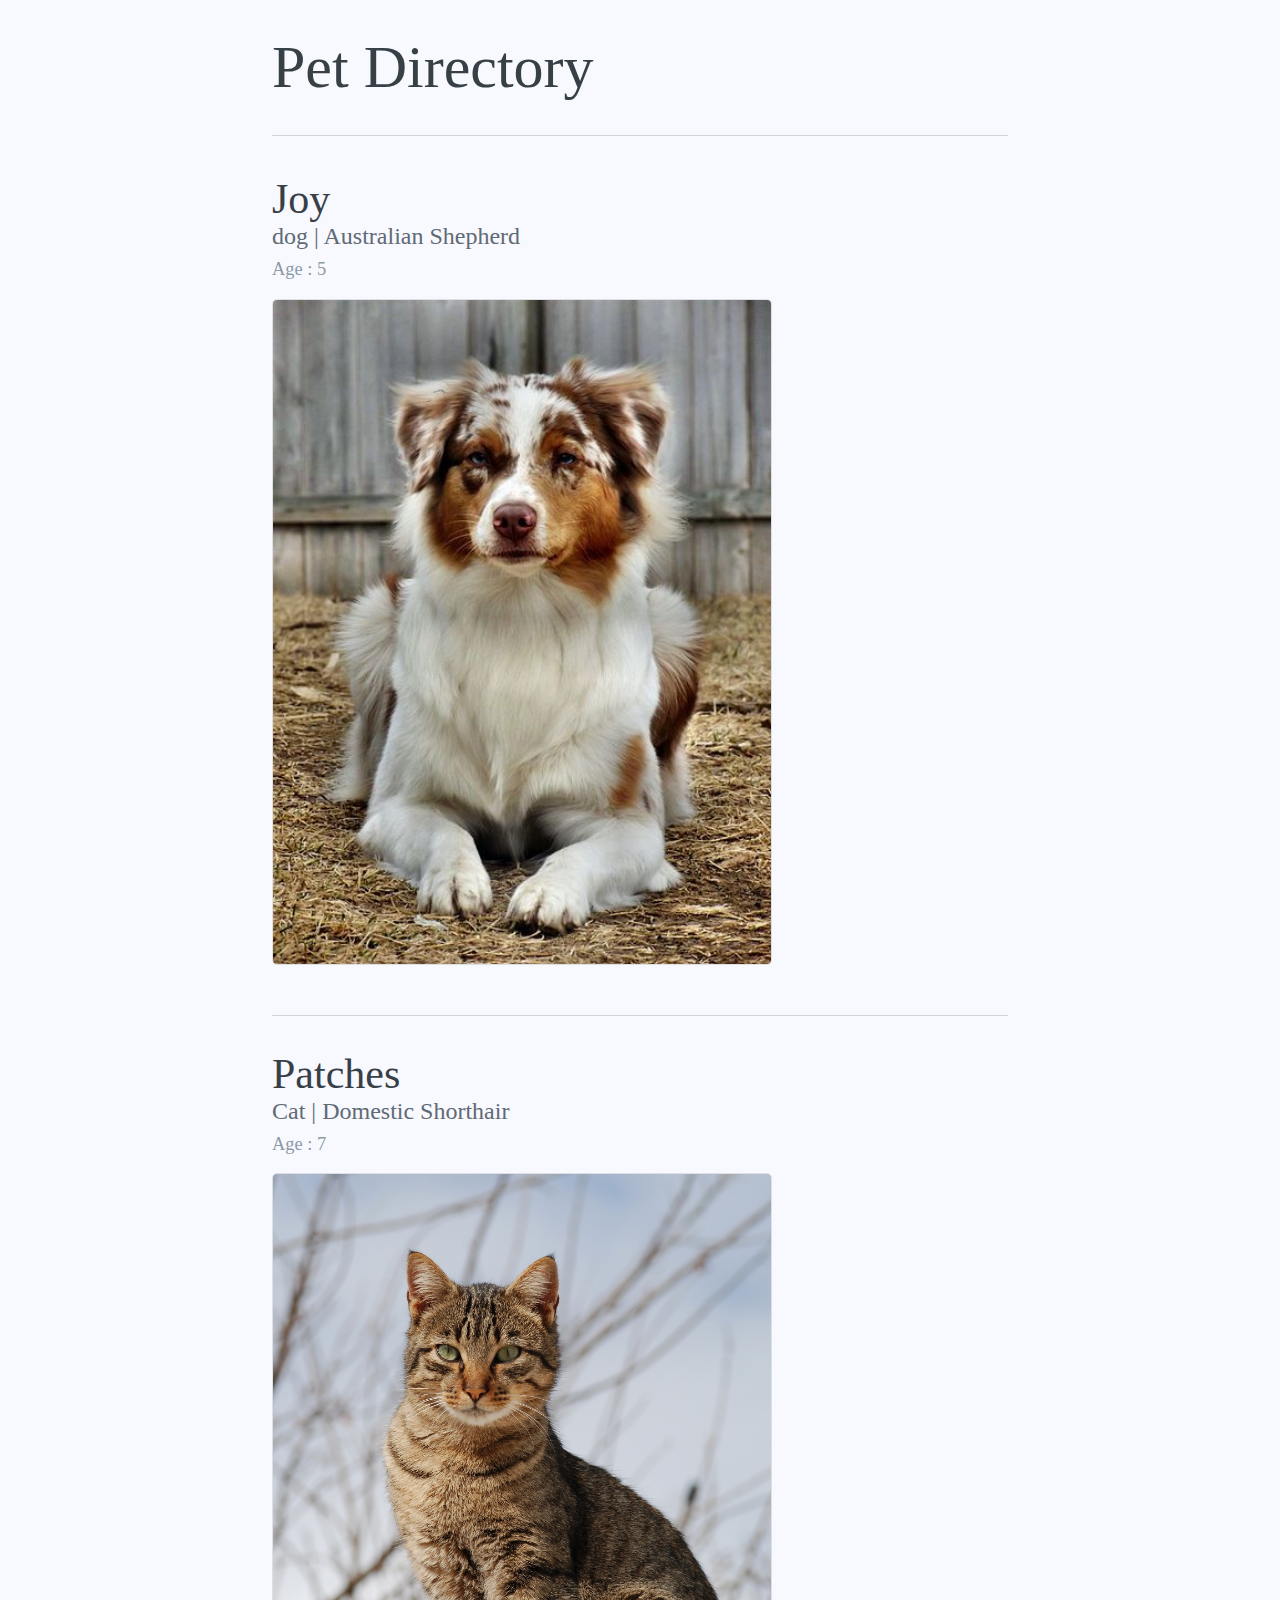
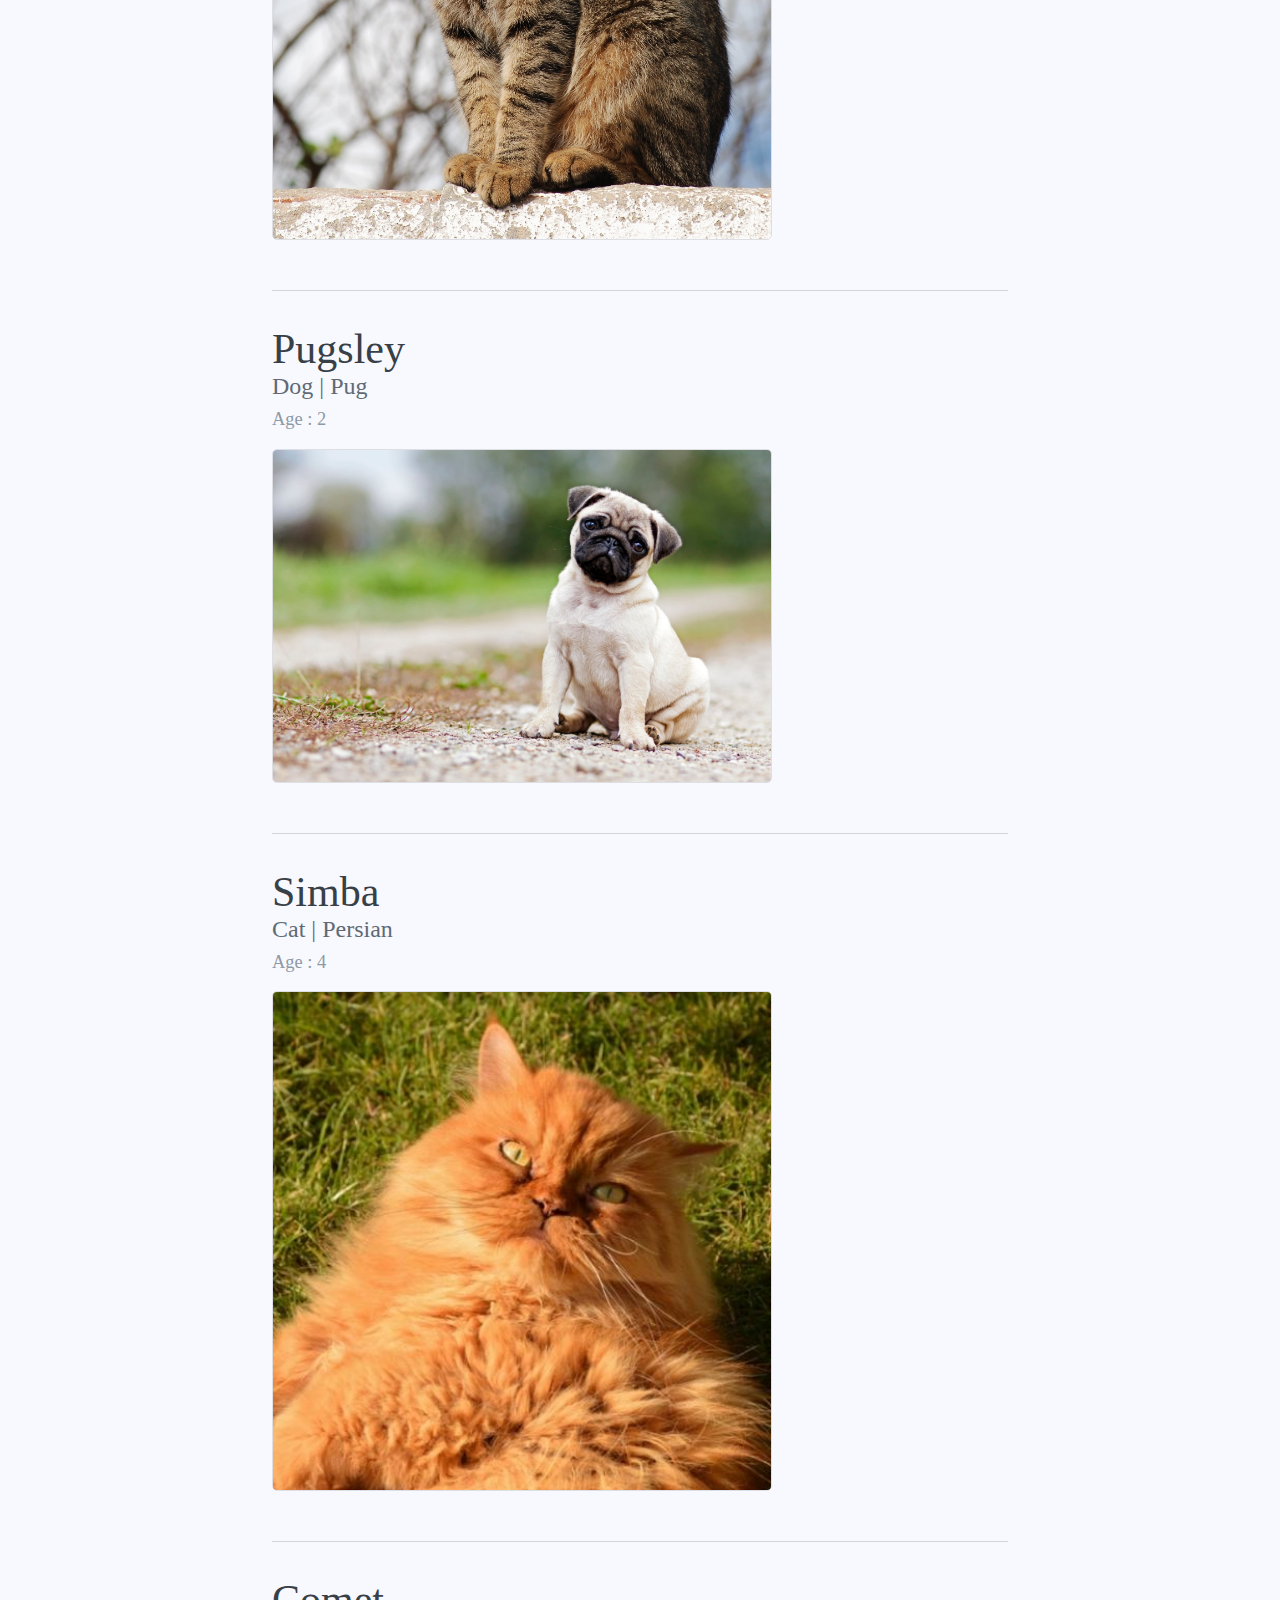
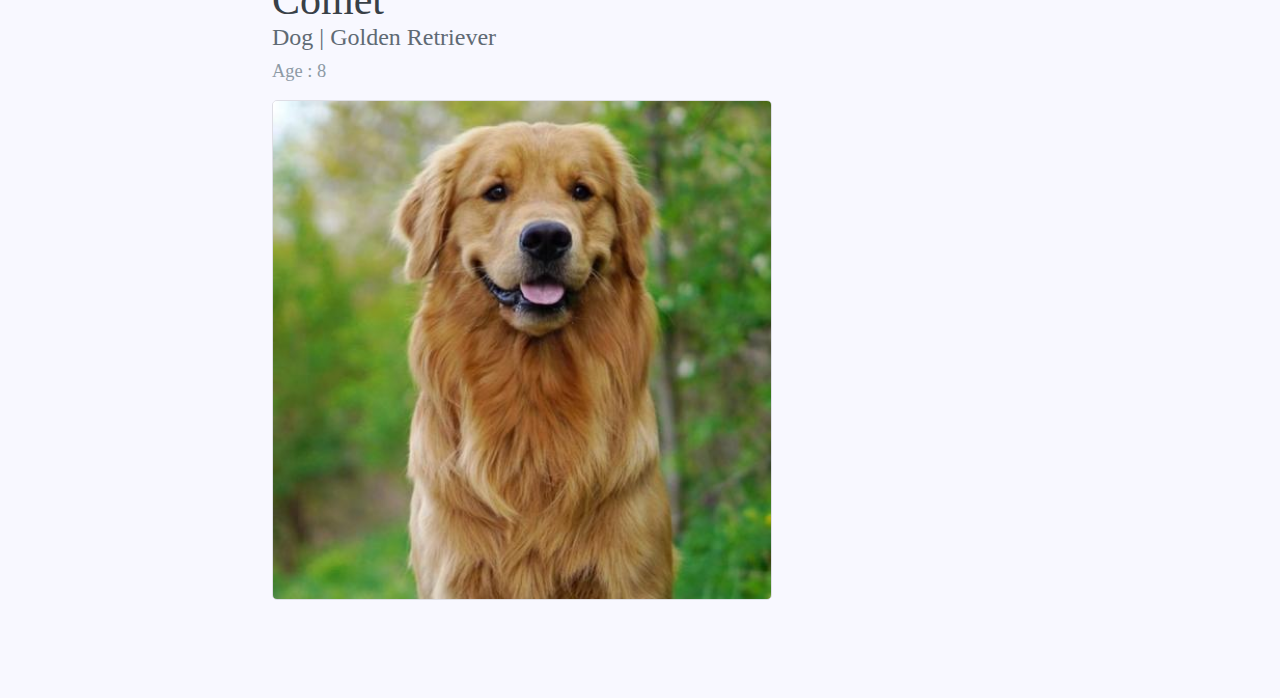
<file: Pet/index.html>
<!DOCTYPE html>
<html>
  <head>
    <meta charset="utf-8">
    <title>JavaScript - Pet Directory</title>
    <link href="css/style.css" rel="stylesheet"> 
  </head>
  <body>
    <h1>Pet Directory</h1>
    <main>
<!--
      <h2>Joey</h2>
      <h3>Dog | Australian Shepherd</h3>
      <p>Age: 8</p>
      <img src="img/aussie.jpg" alt="Australian Shepherd">
-->
    </main>
    <script src="js/pets.js"></script>
    <script src="js/directory.js"></script>

  </body>
</html>
</file>
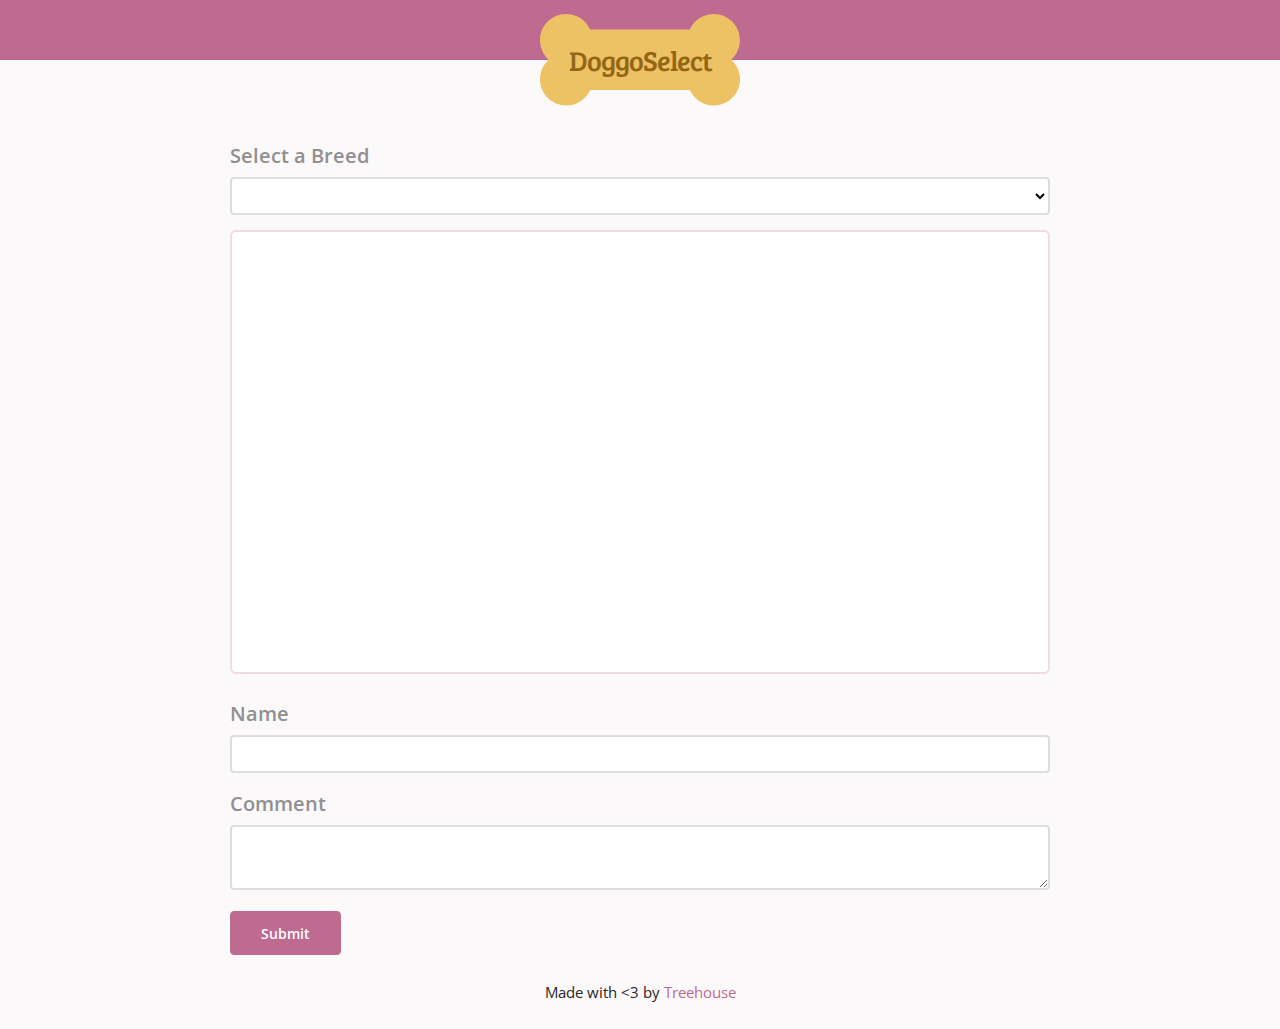
<file: apiDog/image.html>
<!DOCTYPE html>
<html lang="en">
<head>
  <meta charset="UTF-8">
  <title>DoggoSelect</title>
  <link href="https://fonts.googleapis.com/css?family=Bree+Serif|Open+Sans:400,700" rel="stylesheet">
  <link rel="stylesheet" href="css/styles.css">
</head>
<body>
  <header>
    <h1 class="logo">DoggoSelect</h1>
  </header>
  <div class="container">  
    <label for="breeds">Select a Breed</label>
    <select class="u-full-width" id="breeds"></select>
    
    <div class="card"></div>
    
    <form>
      <label for="name">Name</label>
      <input class="u-full-width" id="name" type="text">
    
      <label for="comment">Comment</label>
      <textarea class="u-full-width" id="comment"></textarea>
      
      <button type="submit" id="submit">Submit</button>
    </form>
    
    <p>Made with &lt;3 by <a href="https://teamtreehouse.com/">Treehouse</a></p>
  </div>
  <script src="js/app.js"></script>
</body>
</html>
</file>
<file: Pet/css/style.css>
* {
    box-sizing: border-box;
  }
  body {
    background: #f8f8ff;
    max-width: 800px;
    margin: 0 auto;
    padding: 0 2em 3em;
    font-family: serif;
    color: #8d9aa5;
  }
  
  h1, h2, h3 {
    font-weight: 500;
    color: #384047;
  }
  
  h1 {
    font-size: 60px;
    padding: 0.55em 0;
    margin: 0 0 0.65em;
    border-bottom: solid 1px rgba(0, 0, 0, 0.15);
  }
  
  h2 {
    font-size: 42px;  
    margin: 0;
  }
  
  h2:not(:first-of-type ) {
    border-top: solid 1px rgba(0, 0, 0, 0.15);
    padding-top: 34px;
  }
  
  h3 {
    color: #5f6a74;
    font-size: 24px;
    margin: 0 0 0.25em;
  }
  
  p {
    font-size: 1.15em;
    margin: 0.5em 0 1em;
  }
  
  img {
    max-width:100%;
    margin: 0 0 46px;
    border-radius: 5px;
    border: solid 1px rgba(0, 0, 0, 0.1);
  }
  
  @media screen and (min-width: 700px) {
    img {
      width: 500px;
    }
  }
</file>
<file: apiDog/css/styles.css>
@charset "UTF-8";
/*! normalize.css v4.1.1 | MIT License | github.com/necolas/normalize.css */
/**
 * 1. Change the default font family in all browsers (opinionated).
 * 2. Prevent adjustments of font size after orientation changes in IE and iOS.
 */
html {
  font-family: sans-serif;
  /* 1 */
  -ms-text-size-adjust: 100%;
  /* 2 */
  -webkit-text-size-adjust: 100%;
  /* 2 */ }

/**
 * Remove the margin in all browsers (opinionated).
 */
body {
  margin: 0; }

/* HTML5 display definitions
   ========================================================================== */
/**
 * Add the correct display in IE 9-.
 * 1. Add the correct display in Edge, IE, and Firefox.
 * 2. Add the correct display in IE.
 */
article,
aside,
details,
figcaption,
figure,
footer,
header,
main,
menu,
nav,
section,
summary {
  /* 1 */
  display: block; }

/**
 * Add the correct display in IE 9-.
 */
audio,
canvas,
progress,
video {
  display: inline-block; }

/**
 * Add the correct display in iOS 4-7.
 */
audio:not([controls]) {
  display: none;
  height: 0; }

/**
 * Add the correct vertical alignment in Chrome, Firefox, and Opera.
 */
progress {
  vertical-align: baseline; }

/**
 * Add the correct display in IE 10-.
 * 1. Add the correct display in IE.
 */
template,
[hidden] {
  display: none; }

/* Links
   ========================================================================== */
/**
 * 1. Remove the gray background on active links in IE 10.
 * 2. Remove gaps in links underline in iOS 8+ and Safari 8+.
 */
a {
  background-color: transparent;
  /* 1 */
  -webkit-text-decoration-skip: objects;
  /* 2 */ }

/**
 * Remove the outline on focused links when they are also active or hovered
 * in all browsers (opinionated).
 */
a:active,
a:hover {
  outline-width: 0; }

/* Text-level semantics
   ========================================================================== */
/**
 * 1. Remove the bottom border in Firefox 39-.
 * 2. Add the correct text decoration in Chrome, Edge, IE, Opera, and Safari.
 */
abbr[title] {
  border-bottom: none;
  /* 1 */
  text-decoration: underline;
  /* 2 */
  text-decoration: underline dotted;
  /* 2 */ }

/**
 * Prevent the duplicate application of `bolder` by the next rule in Safari 6.
 */
b,
strong {
  font-weight: inherit; }

/**
 * Add the correct font weight in Chrome, Edge, and Safari.
 */
b,
strong {
  font-weight: bolder; }

/**
 * Add the correct font style in Android 4.3-.
 */
dfn {
  font-style: italic; }

/**
 * Correct the font size and margin on `h1` elements within `section` and
 * `article` contexts in Chrome, Firefox, and Safari.
 */
h1 {
  font-size: 2em;
  margin: 0.67em 0; }

/**
 * Add the correct background and color in IE 9-.
 */
mark {
  background-color: #ff0;
  color: #000; }

/**
 * Add the correct font size in all browsers.
 */
small {
  font-size: 80%; }

/**
 * Prevent `sub` and `sup` elements from affecting the line height in
 * all browsers.
 */
sub,
sup {
  font-size: 75%;
  line-height: 0;
  position: relative;
  vertical-align: baseline; }

sub {
  bottom: -0.25em; }

sup {
  top: -0.5em; }

/* Embedded content
   ========================================================================== */
/**
 * Remove the border on images inside links in IE 10-.
 */
img {
  border-style: none; }

/**
 * Hide the overflow in IE.
 */
svg:not(:root) {
  overflow: hidden; }

/* Grouping content
   ========================================================================== */
/**
 * 1. Correct the inheritance and scaling of font size in all browsers.
 * 2. Correct the odd `em` font sizing in all browsers.
 */
code,
kbd,
pre,
samp {
  font-family: monospace, monospace;
  /* 1 */
  font-size: 1em;
  /* 2 */ }

/**
 * Add the correct margin in IE 8.
 */
figure {
  margin: 1em 40px; }

/**
 * 1. Add the correct box sizing in Firefox.
 * 2. Show the overflow in Edge and IE.
 */
hr {
  box-sizing: content-box;
  /* 1 */
  height: 0;
  /* 1 */
  overflow: visible;
  /* 2 */ }

/* Forms
   ========================================================================== */
/**
 * 1. Change font properties to `inherit` in all browsers (opinionated).
 * 2. Remove the margin in Firefox and Safari.
 */
button,
input,
select,
textarea {
  font: inherit;
  /* 1 */
  margin: 0;
  /* 2 */ }

/**
 * Restore the font weight unset by the previous rule.
 */
optgroup {
  font-weight: bold; }

/**
 * Show the overflow in IE.
 * 1. Show the overflow in Edge.
 */
button,
input {
  /* 1 */
  overflow: visible; }

/**
 * Remove the inheritance of text transform in Edge, Firefox, and IE.
 * 1. Remove the inheritance of text transform in Firefox.
 */
button,
select {
  /* 1 */
  text-transform: none; }

/**
 * 1. Prevent a WebKit bug where (2) destroys native `audio` and `video`
 *    controls in Android 4.
 * 2. Correct the inability to style clickable types in iOS and Safari.
 */
button,
html [type="button"],
[type="reset"],
[type="submit"] {
  -webkit-appearance: button;
  /* 2 */ }

/**
 * Remove the inner border and padding in Firefox.
 */
button::-moz-focus-inner,
[type="button"]::-moz-focus-inner,
[type="reset"]::-moz-focus-inner,
[type="submit"]::-moz-focus-inner {
  border-style: none;
  padding: 0; }

/**
 * Restore the focus styles unset by the previous rule.
 */
button:-moz-focusring,
[type="button"]:-moz-focusring,
[type="reset"]:-moz-focusring,
[type="submit"]:-moz-focusring {
  outline: 1px dotted ButtonText; }

/**
 * Change the border, margin, and padding in all browsers (opinionated).
 */
fieldset {
  border: 1px solid #c0c0c0;
  margin: 0 2px;
  padding: 0.35em 0.625em 0.75em; }

/**
 * 1. Correct the text wrapping in Edge and IE.
 * 2. Correct the color inheritance from `fieldset` elements in IE.
 * 3. Remove the padding so developers are not caught out when they zero out
 *    `fieldset` elements in all browsers.
 */
legend {
  box-sizing: border-box;
  /* 1 */
  color: inherit;
  /* 2 */
  display: table;
  /* 1 */
  max-width: 100%;
  /* 1 */
  padding: 0;
  /* 3 */
  white-space: normal;
  /* 1 */ }

/**
 * Remove the default vertical scrollbar in IE.
 */
textarea {
  overflow: auto; }

/**
 * 1. Add the correct box sizing in IE 10-.
 * 2. Remove the padding in IE 10-.
 */
[type="checkbox"],
[type="radio"] {
  box-sizing: border-box;
  /* 1 */
  padding: 0;
  /* 2 */ }

/**
 * Correct the cursor style of increment and decrement buttons in Chrome.
 */
[type="number"]::-webkit-inner-spin-button,
[type="number"]::-webkit-outer-spin-button {
  height: auto; }

/**
 * 1. Correct the odd appearance in Chrome and Safari.
 * 2. Correct the outline style in Safari.
 */
[type="search"] {
  -webkit-appearance: textfield;
  /* 1 */
  outline-offset: -2px;
  /* 2 */ }

/**
 * Remove the inner padding and cancel buttons in Chrome and Safari on OS X.
 */
[type="search"]::-webkit-search-cancel-button,
[type="search"]::-webkit-search-decoration {
  -webkit-appearance: none; }

/**
 * Correct the text style of placeholders in Chrome, Edge, and Safari.
 */
::-webkit-input-placeholder {
  color: inherit;
  opacity: 0.54; }

/**
 * 1. Correct the inability to style clickable types in iOS and Safari.
 * 2. Change font properties to `inherit` in Safari.
 */
::-webkit-file-upload-button {
  -webkit-appearance: button;
  /* 1 */
  font: inherit;
  /* 2 */ }

/*
* Skeleton V2.0.4
* Copyright 2014, Dave Gamache
* www.getskeleton.com
* Free to use under the MIT license.
* http://www.opensource.org/licenses/mit-license.php
* 12/29/2014
*/
/* Table of contents
––––––––––––––––––––––––––––––––––––––––––––––––––
- Grid
- Base Styles
- Typography
- Links
- Buttons
- Forms
- Lists
- Code
- Tables
- Spacing
- Utilities
- Clearing
- Media Queries
*/
/* Grid
–––––––––––––––––––––––––––––––––––––––––––––––––– */
.container {
  position: relative;
  width: 100%;
  max-width: 960px;
  margin: 0 auto;
  padding: 0 20px;
  box-sizing: border-box; }

.column,
.columns {
  width: 100%;
  float: left;
  box-sizing: border-box; }

/* For devices larger than 400px */
@media (min-width: 400px) {
  .container {
    width: 85%;
    padding: 0; } }
/* For devices larger than 550px */
@media (min-width: 550px) {
  .container {
    width: 80%; }

  .column,
  .columns {
    margin-left: 4%; }

  .column:first-child,
  .columns:first-child {
    margin-left: 0; }

  .one.column,
  .one.columns {
    width: 4.66666666667%; }

  .two.columns {
    width: 13.3333333333%; }

  .three.columns {
    width: 22%; }

  .four.columns {
    width: 30.6666666667%; }

  .five.columns {
    width: 39.3333333333%; }

  .six.columns {
    width: 48%; }

  .seven.columns {
    width: 56.6666666667%; }

  .eight.columns {
    width: 65.3333333333%; }

  .nine.columns {
    width: 74.0%; }

  .ten.columns {
    width: 82.6666666667%; }

  .eleven.columns {
    width: 91.3333333333%; }

  .twelve.columns {
    width: 100%;
    margin-left: 0; }

  .one-third.column {
    width: 30.6666666667%; }

  .two-thirds.column {
    width: 65.3333333333%; }

  .one-half.column {
    width: 48%; }

  /* Offsets */
  .offset-by-one.column,
  .offset-by-one.columns {
    margin-left: 8.66666666667%; }

  .offset-by-two.column,
  .offset-by-two.columns {
    margin-left: 17.3333333333%; }

  .offset-by-three.column,
  .offset-by-three.columns {
    margin-left: 26%; }

  .offset-by-four.column,
  .offset-by-four.columns {
    margin-left: 34.6666666667%; }

  .offset-by-five.column,
  .offset-by-five.columns {
    margin-left: 43.3333333333%; }

  .offset-by-six.column,
  .offset-by-six.columns {
    margin-left: 52%; }

  .offset-by-seven.column,
  .offset-by-seven.columns {
    margin-left: 60.6666666667%; }

  .offset-by-eight.column,
  .offset-by-eight.columns {
    margin-left: 69.3333333333%; }

  .offset-by-nine.column,
  .offset-by-nine.columns {
    margin-left: 78.0%; }

  .offset-by-ten.column,
  .offset-by-ten.columns {
    margin-left: 86.6666666667%; }

  .offset-by-eleven.column,
  .offset-by-eleven.columns {
    margin-left: 95.3333333333%; }

  .offset-by-one-third.column,
  .offset-by-one-third.columns {
    margin-left: 34.6666666667%; }

  .offset-by-two-thirds.column,
  .offset-by-two-thirds.columns {
    margin-left: 69.3333333333%; }

  .offset-by-one-half.column,
  .offset-by-one-half.columns {
    margin-left: 52%; } }
/* Base Styles
–––––––––––––––––––––––––––––––––––––––––––––––––– */
/* NOTE
html is set to 62.5% so that all the REM measurements throughout Skeleton
are based on 10px sizing. So basically 1.5rem = 15px :) */
html {
  font-size: 62.5%; }

body {
  font-size: 1.5em;
  /* currently ems cause chrome bug misinterpreting rems on body element */
  line-height: 1.6;
  font-weight: 400;
  font-family: "Raleway", "HelveticaNeue", "Helvetica Neue", Helvetica, Arial, sans-serif;
  color: #222; }

/* Typography
–––––––––––––––––––––––––––––––––––––––––––––––––– */
h1, h2, h3, h4, h5, h6 {
  margin-top: 0;
  margin-bottom: 2rem;
  font-weight: 300; }

h1 {
  font-size: 4.0rem;
  line-height: 1.2;
  letter-spacing: -.1rem; }

h2 {
  font-size: 3.6rem;
  line-height: 1.25;
  letter-spacing: -.1rem; }

h3 {
  font-size: 3.0rem;
  line-height: 1.3;
  letter-spacing: -.1rem; }

h4 {
  font-size: 2.4rem;
  line-height: 1.35;
  letter-spacing: -.08rem; }

h5 {
  font-size: 1.8rem;
  line-height: 1.5;
  letter-spacing: -.05rem; }

h6 {
  font-size: 1.5rem;
  line-height: 1.6;
  letter-spacing: 0; }

/* Larger than phablet */
@media (min-width: 550px) {
  h1 {
    font-size: 5.0rem; }

  h2 {
    font-size: 4.2rem; }

  h3 {
    font-size: 3.6rem; }

  h4 {
    font-size: 3.0rem; }

  h5 {
    font-size: 2.4rem; }

  h6 {
    font-size: 1.5rem; } }
p {
  margin-top: 0; }

/* Links
–––––––––––––––––––––––––––––––––––––––––––––––––– */
a {
  color: #1EAEDB; }

a:hover {
  color: #0FA0CE; }

/* Buttons
–––––––––––––––––––––––––––––––––––––––––––––––––– */
.button,
button,
input[type="submit"],
input[type="reset"],
input[type="button"] {
  display: inline-block;
  height: 38px;
  padding: 0 30px;
  color: #555;
  text-align: center;
  font-size: 11px;
  font-weight: 600;
  line-height: 38px;
  letter-spacing: .1rem;
  text-transform: uppercase;
  text-decoration: none;
  white-space: nowrap;
  background-color: transparent;
  border-radius: 4px;
  border: 1px solid #bbb;
  cursor: pointer;
  box-sizing: border-box; }

.button:hover,
button:hover,
input[type="submit"]:hover,
input[type="reset"]:hover,
input[type="button"]:hover,
.button:focus,
button:focus,
input[type="submit"]:focus,
input[type="reset"]:focus,
input[type="button"]:focus {
  color: #333;
  border-color: #888;
  outline: 0; }

.button.button-primary,
button.button-primary,
input[type="submit"].button-primary,
input[type="reset"].button-primary,
input[type="button"].button-primary {
  color: #FFF;
  background-color: #33C3F0;
  border-color: #33C3F0; }

.button.button-primary:hover,
button.button-primary:hover,
input[type="submit"].button-primary:hover,
input[type="reset"].button-primary:hover,
input[type="button"].button-primary:hover,
.button.button-primary:focus,
button.button-primary:focus,
input[type="submit"].button-primary:focus,
input[type="reset"].button-primary:focus,
input[type="button"].button-primary:focus {
  color: #FFF;
  background-color: #1EAEDB;
  border-color: #1EAEDB; }

/* Forms
–––––––––––––––––––––––––––––––––––––––––––––––––– */
input[type="email"],
input[type="number"],
input[type="search"],
input[type="text"],
input[type="tel"],
input[type="url"],
input[type="password"],
textarea,
select {
  height: 38px;
  padding: 6px 10px;
  /* The 6px vertically centers text on FF, ignored by Webkit */
  background-color: #fff;
  border: 1px solid #D1D1D1;
  border-radius: 4px;
  box-shadow: none;
  box-sizing: border-box; }

/* Removes awkward default styles on some inputs for iOS */
input[type="email"],
input[type="number"],
input[type="search"],
input[type="text"],
input[type="tel"],
input[type="url"],
input[type="password"],
textarea {
  -webkit-appearance: none;
  -moz-appearance: none;
  appearance: none; }

textarea {
  min-height: 65px;
  padding-top: 6px;
  padding-bottom: 6px; }

input[type="email"]:focus,
input[type="number"]:focus,
input[type="search"]:focus,
input[type="text"]:focus,
input[type="tel"]:focus,
input[type="url"]:focus,
input[type="password"]:focus,
textarea:focus,
select:focus {
  border: 1px solid #33C3F0;
  outline: 0; }

label,
legend {
  display: block;
  margin-bottom: .5rem;
  font-weight: 600; }

fieldset {
  padding: 0;
  border-width: 0; }

input[type="checkbox"],
input[type="radio"] {
  display: inline; }

label > .label-body {
  display: inline-block;
  margin-left: .5rem;
  font-weight: normal; }

/* Lists
–––––––––––––––––––––––––––––––––––––––––––––––––– */
ul {
  list-style: circle inside; }

ol {
  list-style: decimal inside; }

ol, ul {
  padding-left: 0;
  margin-top: 0; }

ul ul,
ul ol,
ol ol,
ol ul {
  margin: 1.5rem 0 1.5rem 3rem;
  font-size: 90%; }

li {
  margin-bottom: 1rem; }

/* Code
–––––––––––––––––––––––––––––––––––––––––––––––––– */
code {
  padding: .2rem .5rem;
  margin: 0 .2rem;
  font-size: 90%;
  white-space: nowrap;
  background: #F1F1F1;
  border: 1px solid #E1E1E1;
  border-radius: 4px; }

pre > code {
  display: block;
  padding: 1rem 1.5rem;
  white-space: pre; }

/* Tables
–––––––––––––––––––––––––––––––––––––––––––––––––– */
th,
td {
  padding: 12px 15px;
  text-align: left;
  border-bottom: 1px solid #E1E1E1; }

th:first-child,
td:first-child {
  padding-left: 0; }

th:last-child,
td:last-child {
  padding-right: 0; }

/* Spacing
–––––––––––––––––––––––––––––––––––––––––––––––––– */
button,
.button {
  margin-bottom: 1rem; }

input,
textarea,
select,
fieldset {
  margin-bottom: 1.5rem; }

pre,
blockquote,
dl,
figure,
table,
p,
ul,
ol,
form {
  margin-bottom: 2.5rem; }

/* Utilities
–––––––––––––––––––––––––––––––––––––––––––––––––– */
.u-full-width {
  width: 100%;
  box-sizing: border-box; }

.u-max-full-width {
  max-width: 100%;
  box-sizing: border-box; }

.u-pull-right {
  float: right; }

.u-pull-left {
  float: left; }

/* Misc
–––––––––––––––––––––––––––––––––––––––––––––––––– */
hr {
  margin-top: 3rem;
  margin-bottom: 3.5rem;
  border-width: 0;
  border-top: 1px solid #E1E1E1; }

/* Clearing
–––––––––––––––––––––––––––––––––––––––––––––––––– */
/* Self Clearing Goodness */
.container:after,
.row:after,
.u-cf {
  content: "";
  display: table;
  clear: both; }

/* Media Queries
–––––––––––––––––––––––––––––––––––––––––––––––––– */
/*
Note: The best way to structure the use of media queries is to create the queries
near the relevant code. For example, if you wanted to change the styles for buttons
on small devices, paste the mobile query code up in the buttons section and style it
there.
*/
/* Larger than mobile */
/* Larger than phablet (also point when grid becomes active) */
/* Larger than tablet */
/* Larger than desktop */
/* Larger than Desktop HD */
body {
  font-family: "Open Sans", sans-serif;
  color: #272727;
  background-color: #fcf9fa;
  text-align: center; }

p {
  font-family: "Open Sans", sans-serif; }

img {
  display: block;
  margin: auto; }

a {
  color: #bf6a91;
  text-decoration: none; }
  a:hover, a:active, a:focus {
    color: #ac4a77; }

h1 {
  text-align: center;
  font-family: "Bree Serif", serif; }

button {
  background-color: #bf6a91;
  border-color: #bf6a91;
  color: #fff;
  transition: background 200ms ease-in-out, border-color 200ms ease-in-out, color 200ms ease-in-out;
  margin-bottom: 0;
  margin-top: 20px;
  text-transform: capitalize;
  letter-spacing: 0;
  font-size: 14px;
  height: 44px;
  line-height: 44px;
  display: inline-block; }
  button[disabled="true"], button[disabled="true"]:hover {
    background-color: #f1f1f1;
    color: #999;
    border-color: #999; }
  button.full {
    width: 100%; }
  button:hover, button:active, button:focus {
    background-color: #ac4a77;
    border-color: #ac4a77;
    color: #fff; }
  button[type="submit"] {
    display: block;
    margin: 0; }

header {
  background-color: #bf6a91;
  height: 60px;
  margin-bottom: 80px; }

.logo {
  color: #936616;
  margin: 0;
  font-size: 2.8rem;
  position: absolute;
  top: 14px;
  left: 50%;
  transform: translateX(-50%);
  width: 200px;
  height: 92px;
  background-image: url("../images/logo.svg");
  line-height: 0;
  background-size: 100%;
  background-repeat: no-repeat;
  display: flex;
  justify-content: center;
  align-items: center; }

.container {
  width: 100%;
  max-width: 860px;
  margin: 0 auto;
  padding: 0 20px;
  box-sizing: border-box; }

.card {
  text-align: center;
  border-radius: 6px;
  background-color: #fff;
  border: solid 2px #f0dce5;
  padding: 20px;
  margin-bottom: 24px;
  height: 400px; }
 
  .card img {
    border-radius: 4px;
    margin-bottom: 2.25rem;
    cursor: pointer; 
    height: 300px;  }
    @media (max-width: 720px) {
      .card img {
        
        width: 100%; } }
  .card p {
    font-size: 1.8rem;
    margin-bottom: 1rem; }

label {
  color: #909090;
  font-size: 2rem;
  text-align: left; }

input[type="text"], select, textarea {
  border: solid 2px #ddd; }
  input[type="text"]:focus, select:focus, textarea:focus {
    border: solid 2px #bf6a91; }

select {
  text-transform: capitalize; }

.error {
  background: #ff826f;
  border-radius: 4px;
  padding: 1rem 0;
  color: white;
  margin-bottom: 2rem;
  border: solid 1px tomato; }

/*# sourceMappingURL=styles.css.map */
</file>
